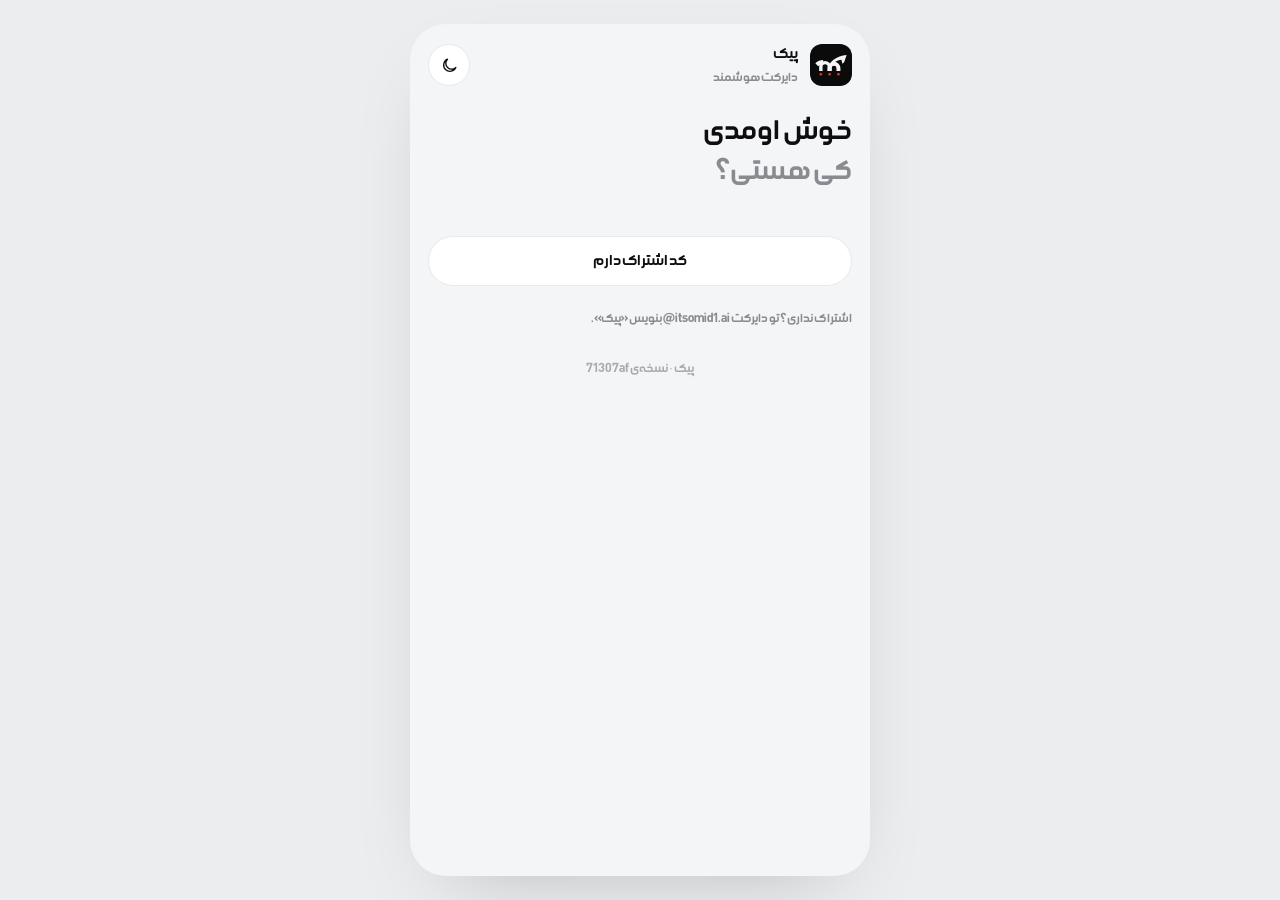
<file: index.html>
<!doctype html>
<html lang="fa" dir="rtl">
<head>
<meta charset="utf-8">
<meta name="paik-build" content="71307afa41">
<meta http-equiv="Content-Security-Policy" content="default-src 'none'; script-src 'self'; style-src 'self'; font-src 'self'; img-src 'self' https://*.cdninstagram.com https://*.fbcdn.net https://zernio.com https://*.zernio.com; connect-src 'self' https://zernio.com https://api.github.com https://*.r2.cloudflarestorage.com; media-src blob:; manifest-src 'self'; base-uri 'none'; form-action 'none'; object-src 'none'; require-trusted-types-for 'script'; trusted-types 'none'; upgrade-insecure-requests">
<meta name="referrer" content="no-referrer">
<meta name="viewport" content="width=device-width,initial-scale=1,viewport-fit=cover">
<meta name="robots" content="noindex">
<meta name="theme-color" content="#F4F5F6">
<title>پیک · دایرکت هوشمند</title>
<link rel="manifest" href="manifest.webmanifest?v=a2101781ec">
<link rel="icon" href="icon.svg?v=a2101781ec" type="image/svg+xml">
<link rel="apple-touch-icon" sizes="180x180" href="apple-touch-icon.png?v=a2101781ec">
<meta name="apple-mobile-web-app-title" content="پیک">
<link rel="stylesheet" href="style.css?v=622c57f3c3">
</head>
<body>
<main class="app">
<section class="screen" id="s-lock">
<header class="head"><img class="av logo" src="icon.svg?v=a2101781ec" alt="پیک" width="42" height="42"><p class="who"><b>پیک</b><span>دایرکت هوشمند</span></p><button class="iconbtn themebtn" type="button" data-theme-btn></button></header>
<h1 class="t2">خوش اومدی<span>کی هستی؟</span></h1>
<p class="banner warn" id="inapp" hidden>این صفحه تو مرورگر داخل اینستاگرام باز شده و ممکنه اطلاعاتت پاک بشه. از منوی ⋯ بزن «Open in browser».</p>
<div class="list" id="profiles"></div>
<div class="card" id="unlockBox" hidden>
<p class="eyebrow" id="unlockName"></p>
<label class="f"><span>رمزت</span><input class="inp" type="password" id="unlockPass" autocomplete="current-password"></label>
<p class="err" id="unlockErr" hidden></p>
<label class="remember"><input type="checkbox" id="unlockRemember" checked> رو این گوشی یادم بمون (دیگه رمز نمی‌خواد تا «قفل» رو بزنی)</label>
<div class="dice"><button class="btn acc" type="button" id="unlockGo">ورود</button><button class="btn line" type="button" id="unlockForget">حذف از این گوشی</button></div>
</div>
<div class="card" id="moveIn" hidden>
<p><b>پیک رو از صفحه‌ی اصلی گوشی باز کردی</b></p>
<p class="small muted">آیفون حافظه‌ی این آیکون رو از سافاری جدا نگه می‌داره. تو سافاری، تو پیک، دکمه‌ی «کپی پروفایل برای آیکون» رو بزن و اینجا بچسبون. پروفایل با رمز خودت قفله.</p>
<textarea class="inp ltr" id="moveText" rows="3" spellcheck="false" placeholder="{&quot;paikBackup&quot;:1,…}"></textarea>
<p class="err" id="moveErr" hidden></p>
<button class="btn ink wide" type="button" id="moveGo">بیار</button>
</div>
<button class="btn line wide" type="button" id="haveCode">کد اشتراک دارم</button>
<p class="small muted">اشتراک نداری؟ تو دایرکت <bdi>@itsomid1.ai</bdi> بنویس «پیک».</p>
<p class="small muted build" data-build></p>
</section>
<section class="screen" id="s-activate" hidden>
<h1 class="t2" id="actTitle">سلام<span>بیا راهش بندازیم</span></h1>
<p class="banner acc" id="actWho"></p>
<p class="banner" id="actPart" hidden></p>
<div class="card" id="actOut" hidden>
<p><b>اول اینو تو مرورگر گوشیت باز کن</b></p>
<p class="small muted">الان داخل اینستاگرامی. اگه همین‌جا فعالش کنی، پیک فقط داخل اینستاگرام کار می‌کنه و با بسته شدنش ممکنه پاک بشه.</p>
<a class="btn acc wide" id="actOpenOut" rel="noopener noreferrer">باز کردن تو مرورگر</a>
<button class="btn line wide" type="button" id="actCopyLink">کپی لینک</button>
<p class="small muted" id="actOutHint"></p>
<button class="btn line wide" type="button" id="actStay">نه، همین‌جا ادامه می‌دم</button>
</div>
<label class="f" id="codeBox" hidden><span>کد اشتراکت (از دایرکت)</span><textarea class="inp ltr" id="actCode" rows="3" spellcheck="false" placeholder="PK1..."></textarea></label>
<p class="err" id="actErr" hidden></p>
<div class="card" id="actRenew" hidden>
<p>این پیج از قبل رو همین گوشیه. اشتراکش با همین کد تمدید می‌شه؛ ربات‌هات دست نمی‌خورن.</p>
<label class="f"><span>رمزت</span><input class="inp" type="password" id="actRenPass" autocomplete="current-password"></label>
<button class="btn acc wide" type="button" id="actRenGo">تمدید کن</button>
</div>
<div id="actNew" class="stack">
<div class="card">
<ol class="guide">
<li><span>تو <a href="https://zernio.com" target="_blank" rel="noopener noreferrer">zernio.com</a> ثبت‌نام کن. رایگانه و کارت بانکی نمی‌خواد. پیک از راه همین سرویس رسمی به اینستاگرامت وصل می‌شه.</span></li>
<li><span>اونجا «Connect account» ← Instagram رو بزن و با اینستاگرامت وارد شو. همه‌ی دسترسی‌ها رو تأیید کن، مخصوصاً پیام‌ها و کامنت‌ها. پیجت باید حرفه‌ای باشه (Creator یا Business).</span></li>
<li><span>از منو برو «API Keys» ← «Create key». کلید فقط یه بار نشون داده می‌شه؛ کپیش کن و پایین همین صفحه بچسبون. این کلید مثل رمزه: جای دیگه‌ای نذارش.</span></li>
<li><span>یه رمز برای این گوشی بذار. کلیدت با همین رمز قفل می‌شه و فقط روی گوشی خودت می‌مونه؛ نه ما می‌بینیمش، نه هیچ‌کس دیگه.</span></li>
</ol>
</div>
<label class="f"><span>کلید Zernio</span><input class="inp ltr" type="password" id="actKey" autocomplete="off" spellcheck="false" placeholder="sk_..."></label>
<button class="btn ink wide" type="button" id="actTest">وصلش کن</button>
<p class="ok" id="actOk" hidden></p>
<div class="card" id="actSave" hidden>
<label class="f"><span>اسم این پروفایل</span><input class="inp" type="text" id="actName" maxlength="24"></label>
<label class="f"><span>رمز این گوشی (حداقل ۸ حرف)</span><input class="inp" type="password" id="actPass" autocomplete="new-password"></label>
<label class="f"><span>تکرار رمز</span><input class="inp" type="password" id="actPass2" autocomplete="new-password"></label>
<div class="terms">
<p class="eyebrow">قبل از شروع، چند تا قرار ساده</p>
<ul class="news">
<li>پیک یه دستیاره؛ متن پیام‌ها و کاری که با پیجت می‌کنی انتخاب خودته. قوانین اینستاگرام رو رعایت کن تا پیجت سالم بمونه.</li>
<li>پیک از راه سرویس رسمی Zernio به اینستاگرام وصله. اگه اینستاگرام یا Zernio چیزی رو عوض کنن یا موقتاً قطع بشن، ممکنه یه بخش برای مدتی کار نکنه؛ ما سریع درستش می‌کنیم.</li>
<li>پیک جلوی کارهای پرخطر رو می‌گیره («سلامت پیج»)، ولی هیچ ابزاری نمی‌تونه قول بده اینستاگرام هیچ‌وقت محدودیت نذاره.</li>
<li>کلید Zernio و رمزت فقط روی گوشی خودته و ما نمی‌بینیمشون. اگه رمز یادت رفت، با همون کد اشتراک دوباره فعالش می‌کنی.</li>
<li>هر اشتراک برای یه پیج و یه ساله و به پیج دیگه منتقل نمی‌شه. تمدید از ۳ روز آخر باز می‌شه.</li>
</ul>
<a class="small" href="terms.html" target="_blank" rel="noopener noreferrer">متن کامل شرایط</a>
</div>
<label class="remember"><input type="checkbox" id="actAgree"> خوندم و قبول دارم</label>
<label class="remember"><input type="checkbox" id="actRemember" checked> رو این گوشی یادم بمون</label>
<button class="btn acc wide" type="button" id="actGo">شروع کن <span class="arr">←</span></button>
</div>
</div>
<button class="btn line wide" type="button" id="actBack">برگشت</button>
</section>
<section class="screen" id="s-expired" hidden>
<h1 class="t2">اشتراکت تموم شده<span>با یه کد تازه ادامه بده</span></h1>
<p class="banner">ربات‌هایی که ساختی هنوز کار می‌کنن، ولی برای ساختن و تغییر دادن، تمدید لازمه. تو دایرکت <bdi>@itsomid1.ai</bdi> بنویس «تمدید».</p>
<label class="f"><span>کد تازه</span><textarea class="inp ltr" id="renCode" rows="3" spellcheck="false"></textarea></label>
<label class="f"><span>رمزت</span><input class="inp" type="password" id="renPass" autocomplete="current-password"></label>
<p class="err" id="renErr" hidden></p>
<button class="btn acc wide" type="button" id="renGo">تمدید کن</button>
<button class="btn line wide" type="button" data-lock>خروج</button>
</section>
<section class="screen" id="home" hidden>
<header class="head">
<span class="av" id="hAv">ا</span>
<p class="who"><b id="hHello">سلام</b><span id="hUser"></span></p>
<button class="iconbtn themebtn" type="button" data-theme-btn></button>
<button class="iconbtn" type="button" aria-label="قفل" data-lock data-icon="lock"></button>
</header>
<p class="banner warn" id="renewBanner" hidden></p>
<div class="banner a2hs" id="a2hs" hidden><span id="a2hsText"></span><button class="iconbtn" type="button" id="a2hsClose" aria-label="بستن">×</button></div>
<h1 class="t2">رو کدوم ریلز<span>پیک بذاریم؟</span></h1>
<div class="fan" id="fan" role="listbox" aria-label="ریلزهای تو"></div>
<p class="fan-hint" id="fanHint">در حال خوندن ریلزها…</p>
<article class="today">
<p class="eyebrow">امروز پیک برات</p>
<p class="big" id="todayLine">…</p>
<div class="funnel" id="funnel"></div>
</article>
<button class="today refer-mini" type="button" id="refer" data-go="refs" hidden>
<span class="eyebrow">رفیقا · رفیقات رو بیار، روز هدیه بگیر</span>
<span class="big">کد تو: <b id="refMiniCode"></b></span>
<span class="small muted" id="refMiniLine"></span>
</button>
<div class="row between"><h2 class="t3">ابزارها <span>همه یه‌جا</span></h2></div>
<div class="feats" id="feats"></div>
<p class="small muted build" data-build></p>
</section>
<section class="screen" id="bots" hidden>
<h1 class="t2">ربات‌هات<span>همه‌شون یه‌جا</span></h1>
<div class="card list" id="botList"><p class="empty">در حال خوندن…</p></div>
<button class="btn acc wide" type="button" id="newBot">ربات تازه بساز <span class="arr">←</span></button>
</section>
<section class="screen" id="build" hidden>
<div class="row between">
<button class="iconbtn" type="button" aria-label="برگشت" data-go="home" data-icon="back"></button>
<span class="pill" id="bType"></span>
</div>
<div class="tool-hero" id="bHero">
<span class="tool-ic" id="bIc"></span>
<div class="tool-txt"><h1 class="t2" id="bTitle"></h1><p class="small" id="bTag"></p></div>
</div>
<ol class="flow3" id="bFlow"></ol>
<div class="card tip" id="liveTip" hidden><p><b>● زنده</b> این ربات فقط وقتی لایوی کار می‌کنه. قبل از شروع لایو روشنش کن و وسط لایو چند بار بگو «کلمه رو تو کامنت بنویس». بعد از لایو از «ربات‌ها» خاموشش کن.</p></div>
<div class="tabs" id="bScope" hidden></div>
<div class="list posts" id="bReels" hidden></div>
<div class="card" id="bFind" hidden>
<label class="f"><span>ریلزت تو این فهرست نیست؟ لینکش رو بچسبون</span><input class="inp ltr" type="url" id="bLink" placeholder="https://www.instagram.com/reel/..." spellcheck="false"></label>
<button class="btn line wide" type="button" id="bFindGo">پیداش کن</button>
<p class="small muted" id="bFindMsg"></p>
</div>
<div class="chips" id="goals" aria-label="هدف"></div>
<label class="f" id="kwBox"><span>کلمه‌ای که باید بنویسن</span><input class="inp" type="text" id="bKw" maxlength="80" placeholder="مثلاً ۳ یا آهن‌ربا"><span class="small muted">هر جور بنویسن می‌گیره: آ یا ا، با فاصله یا بی‌فاصله، ی و ک عربی، عدد فارسی یا انگلیسی. شکل انگلیسیش رو هم با «،» اضافه کن؛ مثلاً: آهن‌ربا، ahanroba</span></label>
<div class="kwrow" id="kwHint"></div>
<div class="chips" id="kwSug" aria-label="کلمه‌های پیشنهادی"></div>
<div class="card" id="formBox" hidden>
<p class="eyebrow">چی می‌خوای جمع کنی؟</p>
<div class="chips" id="formKind" aria-label="نوع جواب"></div>
<label class="f"><span>پیام تشکر بعد از جواب</span><input class="inp" type="text" id="bThanks" maxlength="200"></label>
<p class="small muted" id="formNote"></p>
</div>
<div class="card" id="storyCap" hidden>
<p class="eyebrow">متن پیشنهادی روی خود استوری</p>
<p class="big" id="storyCapText"></p>
<button class="btn line sm" type="button" id="storyCapCopy">کپی متن</button>
</div>
<label class="f"><span>متن پیام <em class="small muted">(خودت بنویس، یا از پیشنهادها استفاده کن)</em></span><textarea class="inp" id="bText" rows="6"></textarea></label>
<div class="rw">
<span class="small muted">✨ اصلاح متن خودت با لحن:</span>
<div class="chips" id="rwTones" aria-label="اصلاح با لحن"></div>
<button class="btn line sm" type="button" id="rwUndo" hidden>برگردون متن خودم</button>
</div>
<span class="small muted">یا یه متن آماده با لحن:</span>
<div class="chips" id="tones" aria-label="لحن"></div>
<div class="dice"><button class="btn ink" type="button" id="dice"><span data-icon="dice"></span> یه متن دیگه</button><button class="btn line" type="button" id="testBtn">تستش کن</button></div>
<div class="card" id="toggles"></div>
<div class="card stack" id="gateBox" hidden>
<p class="eyebrow">پیام شرط فالو</p>
<label class="f"><span>برای کسی که هنوز فالو نکرده</span><textarea class="inp msgbox" id="bGateMsg" rows="3"></textarea></label>
<label class="f"><span>متن دکمه (حداکثر ۲۰ حرف)</span><input class="inp" type="text" id="bGateBtn" maxlength="20"></label>
<label class="f"><span>اگه دکمه رو زد ولی فالو نکرده بود</span><textarea class="inp msgbox" id="bGateNo" rows="2"></textarea></label>
</div>
<div class="card" id="linkBox" hidden>
<label class="f"><span>لینک</span><input class="inp ltr" type="url" id="bUrl" placeholder="https://..."></label>
<label class="f"><span>متن دکمه</span><input class="inp" type="text" id="bBtn" maxlength="20" placeholder="دریافت PDF"></label>
</div>
<div class="card" id="mediaBox">
<label class="f"><span>ویس، عکس یا ویدیو (اختیاری؛ پیام می‌تونه فقط همین باشه)</span><input class="inp ltr" type="url" id="bMedia" placeholder="https://…/video.mp4"></label>
<label class="f"><span>نوع فایل</span><select class="inp" id="bMediaType"><option value="">بدون فایل</option><option value="image">عکس</option><option value="video">ویدیو</option><option value="audio">صدا</option><option value="file">فایل</option></select></label>
<button class="btn line" type="button" id="bMediaUp">آپلود ویس، عکس یا ویدیو از گوشی</button>
<label class="remember"><input type="checkbox" id="bFirst" checked> اول فایل بره: عکس یا پیش‌نمایش ویدیو بالای پیام، بدون اینکه طرف جواب بده</label>
<p class="small muted">یا لینک مستقیم فایل بذار. صدا فقط با لینک. روی کامنت، اینستاگرام گاهی فایل رو تا وقتی طرف یه جواب نداده نمی‌فرسته؛ متن همیشه می‌ره.</p>
</div>
<div class="card" id="replyBox">
<div class="tog"><p><span>جواب زیر کامنت</span><br><span class="small muted" id="replySub"></span></p><span class="sw" id="replySw" role="switch" tabindex="0" aria-label="جواب زیر کامنت"></span></div>
<div class="replies" id="replyList"></div>
<div class="dice" id="replyBtns"><button class="btn line" type="button" id="replyAdd">+ یه جواب دیگه</button><button class="btn line" type="button" id="replySuggest">پیشنهاد بده</button></div>
</div>
<p class="preview-note">پیش‌نمایش؛ همون چیزی که اونور می‌بینن</p>
<div class="convo" id="convo"></div>
<div class="card health">
<div class="row between"><span class="eyebrow">سلامت پیج</span><span class="pill" id="hNote"></span></div>
<div class="row between"><b class="score" id="hScore">۰</b><span class="small muted" id="hWhy"></span></div>
<div class="meter"><i id="hBar"></i></div>
</div>
<button class="btn acc wide" type="button" id="goLive">روشنش کن <span class="arr">←</span></button>
</section>
<section class="screen" id="cal" hidden>
<h1 class="t2">تقویم کار<span>هر روز چقدر جواب داد</span></h1>
<div class="cal">
<div class="mh"><b id="mName"></b><div class="nav"><button type="button" id="mPrev" aria-label="ماه قبل">›</button><button type="button" id="mNext" aria-label="ماه بعد">‹</button></div></div>
<div class="wk"><span>ش</span><span>ی</span><span>د</span><span>س</span><span>چ</span><span>پ</span><span>ج</span></div>
<div class="days" id="days"></div>
</div>
<article class="daycard" id="dayCard"></article>
</section>
<section class="screen" id="pub" hidden>
<h1 class="t2">زمان‌بندی انتشار<span>ریلز و استوری، سر ساعت</span></h1>
<div class="card list" id="pubList"><p class="empty">در حال خوندن…</p></div>
<div class="card" id="pubForm">
<div class="tabs" id="pubType"></div>
<label class="f"><span>فایل (عکس یا ویدیو)</span><input class="inp" type="file" id="pubFile" accept="image/*,video/*"></label>
<label class="f"><span>کپشن</span><textarea class="inp" id="pubCap" rows="3"></textarea></label>
<label class="f"><span>کی منتشر بشه</span><input class="inp ltr" type="datetime-local" id="pubAt"></label>
<p class="err" id="pubErr" hidden></p>
<button class="btn ink wide" type="button" id="pubGo">بذارش تو صف</button>
</div>
</section>
<section class="screen" id="stats" hidden>
<h1 class="t2">آمار پیج<span>۳۰ روز اخیر</span></h1>
<div class="stats3" id="statBoxes"></div>
<div class="card list" id="topReels"></div>
</section>
<section class="screen" id="ment" hidden>
<h1 class="t2">منشن‌یاب<span>کی کجا ازت اسم برد</span></h1>
<div class="card" id="thanksBox"></div>
<div class="card list" id="mentList"><p class="empty">در حال خوندن…</p></div>
</section>
<section class="screen" id="refs" hidden>
<h1 class="t2">رفیقا<span>کد تو، رفیقات، روزهای هدیه</span></h1>
<article class="today">
<p class="eyebrow">کد تخفیف تو (برای رفیقات)</p>
<p class="refcode" id="refCode">…</p>
<p class="small muted" id="refHow"></p>
<div class="dice"><button class="btn acc" type="button" id="refShare">دعوت رفیق</button><button class="btn line" type="button" id="refCopy">کپی کد</button></div>
</article>
<div class="stats3" id="refStats"></div>
<div class="card list" id="friends"></div>
<div class="card">
<p class="eyebrow">چطوری کار می‌کنه</p>
<div class="step"><span class="n">۱</span><p>کدت رو با «دعوت رفیق» برای رفیقت بفرست.</p></div>
<div class="step"><span class="n">۲</span><p>رفیقت موقع خرید پیک، تو دایرکت کدت رو می‌نویسه و ۱۰٪ تخفیف می‌گیره.</p></div>
<div class="step"><span class="n">۳</span><p>خریدش که تأیید شد، ۱۵ روز به اشتراک تو اضافه می‌شه و اسمش همین‌جا میاد.</p></div>
</div>
<div class="card">
<p class="eyebrow">یه راه دیگه برای روز هدیه</p>
<div class="tog"><p><span>امضای «⚡ با پیک» زیر پیام ربات‌هام</span><br><span class="small muted" id="sigNote"></span></p><span class="sw" role="switch" tabindex="0" id="sigSw" aria-label="امضای با پیک"></span></div>
</div>
</section>
<section class="screen" id="part" hidden>
<h1 class="t2">همکاری<span>کد تو، فروش‌ها، درآمد، تسویه</span></h1>
<div class="card" id="partIntro" hidden>
<p class="eyebrow">خوش اومدی به تیم پیک 🤝</p>
<div class="step"><span class="n">۱</span><p>کدت رو با «فرستادن کد» برای مخاطب‌هات بفرست. هر کی موقع خرید پیک کدت رو تو دایرکت بنویسه، تخفیف می‌گیره.</p></div>
<div class="step"><span class="n">۲</span><p>خریدش که تأیید شد، همین‌جا میاد و سهمت به «مونده‌ی حساب» اضافه می‌شه. تو دایرکت هم خبرت می‌کنیم.</p></div>
<div class="step"><span class="n">۳</span><p>هر وقت خواستی، شماره کارتت رو بنویس و «درخواست تسویه» رو بزن. تا ۲۴ ساعت واریز می‌شه و حسابت صفر می‌شه.</p></div>
<p class="small muted">ربات‌های دایرکت پیج خودت هم تو بقیه‌ی بخش‌های منوی پایینه؛ مثل هر مشتری پیک.</p>
<button class="btn acc wide" type="button" id="partIntroOk">فهمیدم</button>
</div>
<article class="today">
<p class="eyebrow">کد تخفیف تو</p>
<p class="refcode" id="partCode">…</p>
<p class="small muted" id="partHow"></p>
<div class="dice"><button class="btn acc" type="button" id="partShare">فرستادن کد</button><button class="btn line" type="button" id="partCopy">کپی کد</button></div>
</article>
<div class="stats3" id="partStats"></div>
<div class="card">
<p class="eyebrow">تسویه حساب</p>
<p><b id="partDue"></b></p>
<p class="small muted" id="partMoney"></p>
<label class="f"><span>شماره کارت (یا شبا) برای واریز</span><input class="inp ltr" type="text" id="partCard" inputmode="numeric" autocomplete="off" spellcheck="false" maxlength="34" placeholder="6037 ...."></label>
<p class="err" id="partErr" hidden></p>
<a class="btn acc wide" id="partReq" href="https://ig.me/m/itsomid1.ai" target="_blank" rel="noopener noreferrer">درخواست تسویه</a>
<p class="small muted">با زدنش متن درخواست کپی می‌شه و دایرکت <bdi>@itsomid1.ai</bdi> باز می‌شه؛ بچسبونش و بفرست.</p>
<p class="banner" id="partReqState" hidden></p>
<div id="partReqOut" hidden>
<pre class="small" id="partReqText"></pre>
<button class="btn line wide" type="button" id="partReqCopy">کپی دوباره‌ی متن</button>
</div>
</div>
<div class="card list" id="partSales"></div>
<div class="card list" id="partPays"></div>
<p class="small muted" id="partUpdated"></p>
<button class="btn line wide" type="button" id="partRefresh">به‌روز کن</button>
</section>
</main>
<nav class="dock" id="dock" aria-label="بخش‌ها" hidden></nav>
<div class="sheet" id="sheet" hidden>
<div class="in" role="dialog" aria-label="تست ربات">
<h2 class="t3">تست، قبل از اعلام<span> · سه قدم</span></h2>
<div class="step"><span class="n">۱</span><p>با یه اکانت دیگه (نه خود پیجت) کلمه رو بفرست: <b class="kw" id="sKw"></b></p></div>
<div class="step"><span class="n">۲</span><p>پیک می‌بینه و جواب می‌ده. اگه فالو نیست، پیام تو «درخواست‌ها»ست.</p></div>
<div class="step"><span class="n">۳</span><p>بعد تو «ربات‌ها» گزارشش رو ببین.</p></div>
<button class="btn line wide" type="button" id="sheetClose" data-close>فهمیدم</button>
</div>
</div>
<div class="sheet" id="pickSheet" hidden>
<div class="in" role="dialog" aria-label="ابزار تازه">
<h2 class="t3">کدوم ابزار؟<span> · هر کدوم برای یه کار</span></h2>
<div class="tools" id="pickList"></div>
<button class="btn line wide" type="button" id="pickClose" data-close>بستن</button>
</div>
</div>
<div class="sheet" id="resSheet" hidden>
<div class="in" role="dialog" aria-label="نتیجه‌ها">
<h2 class="t3" id="resTitle"></h2>
<p class="small muted" id="resSub"></p>
<div class="list" id="resList"></div>
<div class="dice" id="resActs"></div>
<button class="btn line wide" type="button" id="resClose" data-close>بستن</button>
</div>
</div>
<div class="sheet" id="termsSheet" data-stay hidden>
<div class="in-sheet" role="dialog" aria-label="شرایط تازه">
<h2 class="t3">شرایط پیک به‌روز شده</h2>
<ul class="news">
<li>پیک یه دستیاره؛ متن پیام‌ها و کاری که با پیجت می‌کنی انتخاب خودته. قوانین اینستاگرام رو رعایت کن تا پیجت سالم بمونه.</li>
<li>پیک از راه سرویس رسمی Zernio به اینستاگرام وصله. اگه اینستاگرام یا Zernio چیزی رو عوض کنن یا موقتاً قطع بشن، ممکنه یه بخش برای مدتی کار نکنه؛ ما سریع درستش می‌کنیم.</li>
<li>پیک جلوی کارهای پرخطر رو می‌گیره («سلامت پیج»)، ولی هیچ ابزاری نمی‌تونه قول بده اینستاگرام هیچ‌وقت محدودیت نذاره.</li>
<li>کلید Zernio و رمزت فقط روی گوشی خودته و ما نمی‌بینیمشون. اگه رمز یادت رفت، با همون کد اشتراک دوباره فعالش می‌کنی.</li>
<li>هر اشتراک برای یه پیج و یه ساله و به پیج دیگه منتقل نمی‌شه. تمدید از ۳ روز آخر باز می‌شه.</li>
</ul>
<a class="small" href="terms.html" target="_blank" rel="noopener noreferrer">متن کامل شرایط</a>
<button class="btn acc wide" type="button" id="termsOk">خوندم و قبول دارم</button>
</div>
</div>
<div class="sheet" id="newsSheet" hidden>
<div class="in-sheet" role="dialog" aria-label="تازه‌های پیک">
<h2 class="t3">تازه‌های پیک ✨</h2>
<ul class="news" id="newsList"></ul>
<button class="btn acc wide" type="button" id="newsOk" data-close>دیدم</button>
</div>
</div>
<p class="toast" id="toast" hidden></p>
<script src="p.js?v=211600ad3b"></script>
</body>
</html>
</file>
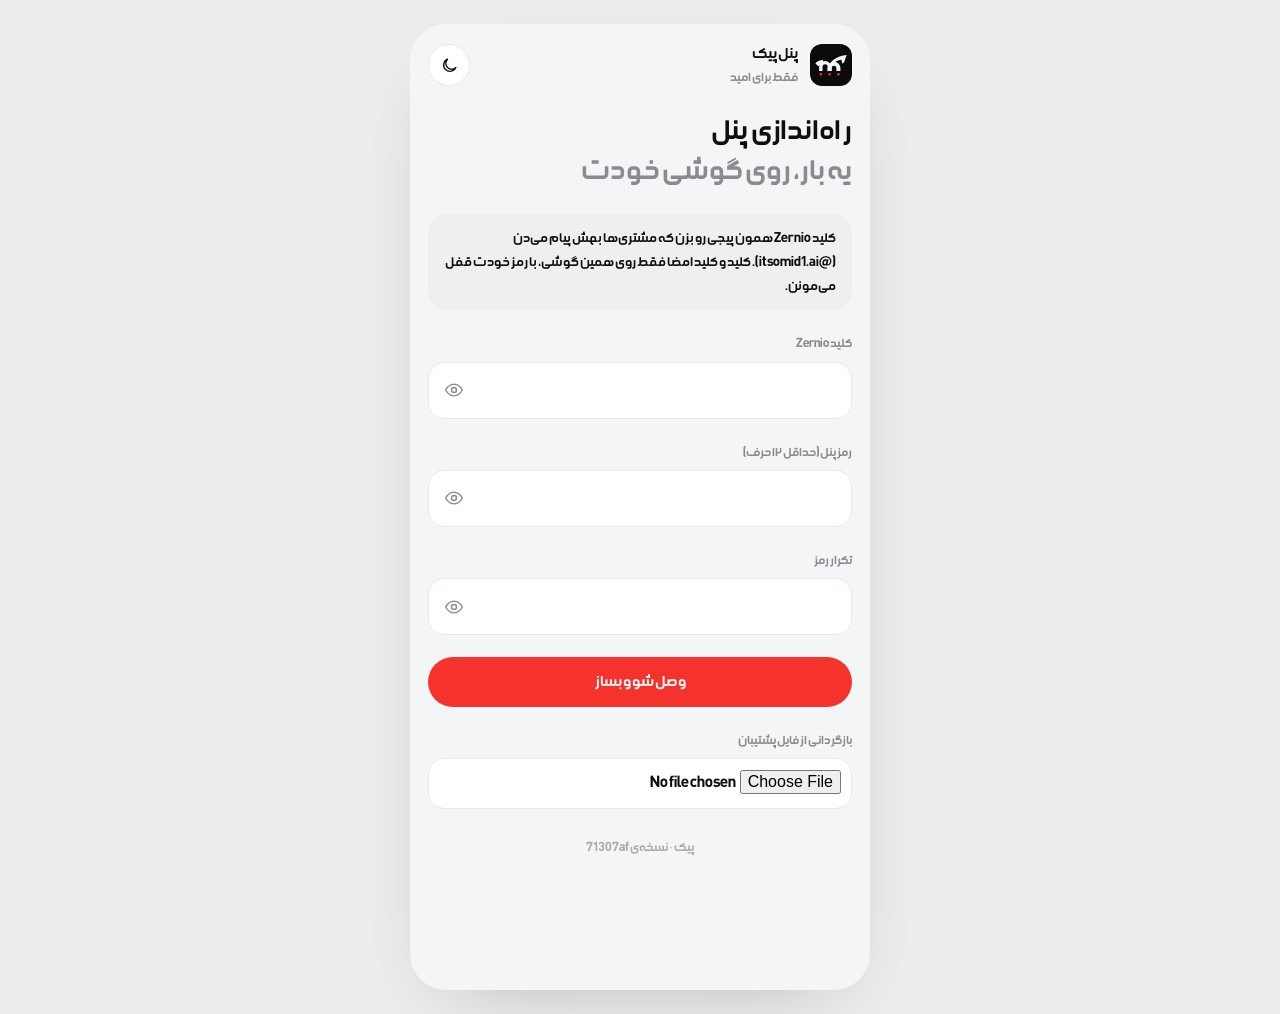
<file: admin.html>
<!doctype html>
<html lang="fa" dir="rtl">
<head>
<meta charset="utf-8">
<meta name="paik-build" content="71307afa41">
<meta http-equiv="Content-Security-Policy" content="default-src 'none'; script-src 'self'; style-src 'self'; font-src 'self'; img-src 'self' https://*.cdninstagram.com https://*.fbcdn.net https://zernio.com https://*.zernio.com; connect-src 'self' https://zernio.com https://api.github.com; base-uri 'none'; form-action 'none'; object-src 'none'; require-trusted-types-for 'script'; trusted-types 'none'; upgrade-insecure-requests">
<meta name="referrer" content="no-referrer">
<meta name="viewport" content="width=device-width,initial-scale=1,viewport-fit=cover">
<meta name="robots" content="noindex,nofollow">
<meta name="theme-color" content="#F4F5F6">
<title>پیک · پنل امید</title>
<link rel="icon" href="icon.svg?v=a2101781ec" type="image/svg+xml">
<link rel="apple-touch-icon" sizes="180x180" href="apple-touch-icon.png?v=a2101781ec">
<link rel="stylesheet" href="style.css?v=622c57f3c3">
</head>
<body>
<main class="app">
<section class="screen" id="a-lock">
<header class="head"><img class="av logo" src="icon.svg?v=a2101781ec" alt="پیک" width="42" height="42"><p class="who"><b>پنل پیک</b><span>فقط برای امید</span></p><button class="iconbtn themebtn" type="button" data-theme-btn></button></header>
<div class="stack" id="aOpen" hidden>
<h1 class="t2">سلام امید<span>رمز پنل رو بزن</span></h1>
<label class="f"><span>رمز پنل</span><input class="inp" type="password" id="aPass" autocomplete="current-password"></label>
<p class="err" id="aErr" hidden></p>
<label class="remember"><input type="checkbox" id="aRemember" checked> رو این گوشی یادم بمون (تا «قفل» رو بزنی)</label>
<button class="btn acc wide" type="button" id="aGo">ورود</button>
</div>
<div class="stack" id="aSetup" hidden>
<h1 class="t2">راه‌اندازی پنل<span>یه بار، روی گوشی خودت</span></h1>
<p class="banner">کلید Zernio همون پیجی رو بزن که مشتری‌ها بهش پیام می‌دن (@itsomid1.ai). کلید و کلید امضا فقط روی همین گوشی، با رمز خودت قفل می‌مونن.</p>
<label class="f"><span>کلید Zernio</span><input class="inp ltr" type="password" id="sKey" autocomplete="off" spellcheck="false"></label>
<label class="f"><span>رمز پنل (حداقل ۱۲ حرف)</span><input class="inp" type="password" id="sPass" autocomplete="new-password"></label>
<label class="f"><span>تکرار رمز</span><input class="inp" type="password" id="sPass2" autocomplete="new-password"></label>
<p class="err" id="sErr" hidden></p>
<button class="btn acc wide" type="button" id="sGo">وصل شو و بساز</button>
</div>
<label class="f"><span>بازگردانی از فایل پشتیبان</span><input class="inp" type="file" id="aRestore" accept="application/json,.json"></label>
<p class="small muted build" data-build></p>
</section>
<section class="screen" id="a-main" hidden>
<header class="head">
<span class="av" id="mAv">ا</span>
<p class="who"><b>پنل پیک</b><span id="mUser"></span></p>
<button class="iconbtn themebtn" type="button" data-theme-btn></button>
<button class="iconbtn" type="button" aria-label="قفل" id="mLock" data-icon="lock"></button>
</header>
<p class="banner warn" id="mKeyWarn" hidden></p>
<p class="banner warn" id="mCapWarn" hidden></p>
<div class="tabs" id="mTabs"></div>
<div class="stack" id="t-sales">
<h1 class="t2">رسیدهای تازه<span>فقط کسایی که عکس رسید فرستادن</span></h1>
<p class="banner warn" id="botOff" hidden></p>
<div class="card list" id="convList"><p class="empty">در حال خوندن…</p></div>
<div class="dice"><button class="btn line" type="button" id="convMore">دوباره بخون</button><button class="btn line" type="button" id="convAll">همه‌ی گفتگوها (دستی)</button></div>
<div class="stack" id="leadBox" hidden>
<h2 class="t3">در مسیر خرید <span id="leadCount"></span><span> · «پیک» فرستادن یا کامنت کردن، هنوز رسید ندادن</span></h2>
<div class="card list" id="leadList"></div>
</div>
</div>
<div class="stack" id="t-bot" hidden>
<h1 class="t2">ربات فروش<span>از «پیک» تا رسید، خودکار</span></h1>
<div class="card">
<p class="small muted">کسی که «پیک» رو دایرکت کنه یا زیر یکی از پست‌هات کامنت کنه (یا برای تمدید «تمدید» رو دایرکت کنه)، این مراحل رو می‌ره: قیمت و شماره کارت ← عکس رسید ← آیدی پیج. بعد تو «رسیدها» میاد که تأییدش کنی.</p>
<p class="pill" id="sbStatus">خاموش</p>
<p class="small" id="sbUsage"></p>
<div class="meter"><i id="sbBar"></i></div>
</div>
<div class="card">
<label class="f"><span>شماره کارت</span><input class="inp ltr" type="text" id="sbCard" inputmode="numeric" maxlength="24" placeholder="6037 ...."></label>
<label class="f"><span>به نام</span><input class="inp" type="text" id="sbName" maxlength="40"></label>
</div>
<div class="card">
<p class="eyebrow">پکیج‌ها · همه با همه‌ی امکانات</p>
<div class="plans" id="planList"></div>
<button class="btn line wide" type="button" id="planAdd">+ یه پکیج دیگه</button>
<p class="small muted">قیمت به هزار تومان (مثلاً ۹۹۰ یعنی ۹۹۰ هزار تومان). تخفیف هر پکیج خودکار نسبت به اولین پکیج حساب می‌شه. اسم پکیج روی دکمه‌ی دایرکت میاد (حداکثر ۲۰ حرف).</p>
</div>
<div class="card">
<label class="f"><span>پیام اول، برای «پیک»</span><textarea class="inp" id="sbIntro" rows="7"></textarea></label>
<label class="f"><span>پیام اول، برای «تمدید»</span><textarea class="inp" id="sbRenew" rows="6"></textarea></label>
<label class="f"><span>بعد از انتخاب پکیج (مبلغ و کارت)</span><textarea class="inp" id="sbPay" rows="5"></textarea></label>
<label class="f"><span>اگه پکیج رو انتخاب نکرد</span><textarea class="inp" id="sbPick" rows="2"></textarea></label>
<label class="f"><span>اگه به‌جای عکس متن فرستاد</span><textarea class="inp" id="sbNudge" rows="2"></textarea></label>
<label class="f"><span>بعد از رسید (آیدی پیج رو بپرس)</span><textarea class="inp" id="sbAsk" rows="3"></textarea></label>
<label class="f"><span>پیام آخر</span><textarea class="inp" id="sbDone" rows="2"></textarea></label>
<label class="f"><span>«کد تخفیف داری؟» (بعد از انتخاب پکیج، فقط برای خرید اول)</span><textarea class="inp" id="sbRefAsk" rows="4"></textarea></label>
<p class="small muted"><b>{پکیج‌ها}</b> (فهرست پکیج‌ها با قیمت و تخفیف)، <b>{پکیج}</b> و <b>{مبلغ}</b> (پکیجی که انتخاب کرده)، <b>{کارت}</b> و <b>{نام}</b> تو متن‌ها خودکار جایگزین می‌شن.</p>
</div>
<p class="err" id="sbErr" hidden></p>
<button class="btn acc wide" type="button" id="sbGo">ذخیره و روشن کن</button>
<button class="btn line wide" type="button" id="sbOff">خاموش کن</button>
</div>
<div class="stack" id="t-mine" hidden>
<h1 class="t2">پیج خودم<span>همه‌ی ابزارهای پیک، برای پیج خودت</span></h1>
<div class="card">
<p>ربات‌ها، تقویم کار، آمار، انتشار و منشن‌ها رو برای پیج خودت هم داری. با همین کلید Zernio پنل، و همین رمز پنل وارد می‌شی.</p>
<p class="pill" id="mineState"></p>
<p class="err" id="mineErr" hidden></p>
<label class="f" id="minePassBox" hidden><span>رمز پنل (یه بار، برای قفل کردن پروفایل پیج خودت)</span><input class="inp" type="password" id="minePass" autocomplete="current-password"></label>
<button class="btn acc wide" type="button" id="mineGo">فعالش کن</button>
<a class="btn line wide" id="mineOpen" href="./" hidden>برو به پیک پیج خودم <span class="arr">←</span></a>
</div>
</div>
<div class="stack" id="t-issue" hidden>
<h1 class="t2">صدور دستی<span>کد و لینک، بدون دایرکت</span></h1>
<div class="card">
<label class="f"><span>پیج مشتری</span><input class="inp ltr" type="text" id="iPage" placeholder="@page" spellcheck="false"></label>
<label class="f"><span>چند روز</span><input class="inp ltr" type="number" id="iDays" value="365" min="1" max="800"></label>
<p class="small muted" id="iNote"></p>
<p class="err" id="iErr" hidden></p>
<button class="btn ink wide" type="button" id="iGo">بساز</button>
</div>
<div class="card" id="iOut" hidden>
<p class="eyebrow">لینک فعال‌سازی</p>
<p class="code" id="iLink"></p>
<div class="dice"><button class="btn acc" type="button" id="iCopyLink">کپی لینک</button><button class="btn line" type="button" id="iCopyCode">کپی کد</button></div>
</div>
</div>
<div class="stack" id="t-refs" hidden>
<h1 class="t2">معرف‌ها<span>همکارها و هدیه‌ها</span></h1>
<div class="card" id="ghBox">
<p class="eyebrow">دفتر همکارها · گیت‌هاب</p>
<p class="small" id="ghState"></p>
<details class="small muted"><summary>چطوری وصلش کنم؟ (فقط یه بار)</summary>
<p>۱. با همین حساب گیت‌هاب پیک یه مخزن تازه بساز به اسم <b>paik-ledger</b>، <b>Public</b> و خالی. (دفترها رمزگذاری‌شده‌ان؛ عمومی بودن مخزن چیزی رو لو نمی‌ده.)</p>
<p>۲. Settings ← Developer settings ← Personal access tokens ← Fine-grained tokens ← Generate new token.</p>
<p>۳. Repository access: Only select repositories ← paik-ledger. Permissions ← Contents: Read and write. انقضا: یه سال.</p>
<p>۴. توکن رو اینجا بچسبون و «ذخیره و تست» رو بزن. این توکن فقط به همون یه مخزن دسترسی داره، نه به سایت پیک.</p>
</details>
<label class="f"><span>مخزن</span><input class="inp ltr" type="text" id="ghRepo" spellcheck="false"></label>
<label class="f"><span>توکن</span><input class="inp ltr" type="password" id="ghToken" autocomplete="off" spellcheck="false"></label>
<p class="err" id="ghErr" hidden></p>
<div class="dice"><button class="btn ink" type="button" id="ghSave">ذخیره و تست</button><button class="btn line" type="button" id="ghPushAll">به‌روز کردن دفتر همه</button></div>
</div>
<div class="card">
<p class="eyebrow">همکارهای فروش · پورسانت از هر فروش</p>
<p class="small muted">خریدار کد همکار رو تو دایرکت می‌نویسه و ۱۰٪ تخفیف می‌گیره؛ پورسانت از مبلغ واقعی پرداخت‌شده حساب می‌شه. بعد از اضافه یا حذف همکار، تو «ربات فروش» یه بار «ذخیره و روشن کن» رو بزن تا ربات کدش رو بشناسه.</p>
<div class="list" id="affList"></div>
<label class="f"><span>کد همکار (انگلیسی، مثلاً sara)</span><input class="inp ltr" type="text" id="affCode" spellcheck="false" maxlength="30"></label>
<label class="f"><span>اسم همکار</span><input class="inp" type="text" id="affName" maxlength="40"></label>
<label class="f"><span>آیدی اینستاگرامش (اشتراک پیک و بخش «همکاری» روی همین پیج باز می‌شه)</span><input class="inp ltr" type="text" id="affIg" placeholder="@page" spellcheck="false" maxlength="31"></label>
<label class="f"><span>پورسانت (درصد)</span><input class="inp ltr" type="number" id="affRate" value="25" min="1" max="60"></label>
<p class="err" id="affErr" hidden></p>
<button class="btn line wide" type="button" id="affAdd">همکار اضافه کن</button>
</div>
<div class="card" id="payReqs">
<p class="eyebrow">درخواست‌های تسویه</p>
<p class="small muted">همکار از بخش «همکاری» اپ پیک، تو دایرکت پیجت «درخواست تسویه» با شماره کارتش می‌فرسته. واریز که کردی «واریز کردم» رو بزن؛ ثبت می‌شه، حسابش صفر می‌شه و تو دایرکتش خبر می‌ره.</p>
<div class="list" id="payReqList"></div>
</div>
<div class="card">
<p class="eyebrow">هدیه‌ی معرف‌ها · هر خرید با کدشون = ۱۵ روز</p>
<div class="list" id="rewList"></div>
</div>
<div class="card">
<p class="eyebrow">هدیه‌ی امضای «⚡ با پیک» · یه ماه</p>
<label class="f"><span>پیج مشتری</span><input class="inp ltr" type="text" id="sigPage" placeholder="@page" spellcheck="false"></label>
<p class="small muted" id="sigNoteA"></p>
<p class="err" id="sigErr" hidden></p>
<button class="btn ink wide" type="button" id="sigGo">یه ماه هدیه بساز</button>
</div>
<div class="card" id="rOut" hidden>
<p class="eyebrow" id="rTitle">پیام هدیه · برای مشتری بفرست</p>
<p class="small" id="rNote" hidden></p>
<p class="code" id="rText"></p>
<div class="dice"><button class="btn acc" type="button" id="rCopy">کپی پیام + لینک</button><button class="btn line" type="button" id="rCopyLink">کپی لینک</button></div>
</div>
</div>
<div class="stack" id="t-list" hidden>
<h1 class="t2">اشتراک‌ها<span>کی تا کی</span></h1>
<div class="card" id="siteBox">
<p class="eyebrow">سایت مشتری‌های جدید</p>
<p class="t3" id="siteCount"></p>
<div class="meter"><i id="siteBar"></i></div>
<label class="f"><span>آدرس سایت فعلی (مشتری‌های جدید اینجا فعال می‌شن؛ تمدیدها همیشه می‌رن سایت خود مشتری)</span><input class="inp ltr" type="url" id="siteUrl" spellcheck="false"></label>
<button class="btn line wide" type="button" id="siteSave">ذخیره‌ی آدرس</button>
<p class="small muted" id="siteAll"></p>
</div>
<div class="card list" id="licList"></div>
</div>
<div class="stack" id="t-key" hidden>
<h1 class="t2">کلید و پشتیبان<span>مهم‌ترین چیز پنل</span></h1>
<div class="card" id="keyBox"></div>
<div class="card">
<p>از پنل فایل پشتیبان بگیر و یه جای امن نگهش دار (مثلاً Saved Messages تلگرام). قفل‌شده‌ست و بدون رمزت به هیچ دردی نمی‌خوره. اگه این مرورگر پاک بشه و پشتیبان نداشته باشی، کلید امضا از دست می‌ره.</p>
<button class="btn ink wide" type="button" id="kBackup">دانلود فایل پشتیبان</button>
</div>
<button class="btn line wide" type="button" id="kWipe">حذف پنل از این گوشی</button>
<p class="small muted build" data-build></p>
</div>
</section>
</main>
<div class="sheet" id="apSheet" hidden>
<div class="in-sheet" role="dialog" aria-label="تأیید پرداخت">
<h2 class="t3" id="apTitle">تأیید پرداخت</h2>
<p class="small" id="apRef" hidden></p>
<div class="list" id="apMsgs"></div>
<label class="f"><span>پیج مشتری</span><input class="inp ltr" type="text" id="apPage" spellcheck="false"></label>
<label class="f"><span>چند روز</span><input class="inp ltr" type="number" id="apDays" value="365" min="1" max="800"></label>
<label class="f"><span>متن دایرکت</span><textarea class="inp" id="apText" rows="6"></textarea></label>
<button class="btn line wide" type="button" id="apReject" hidden>رسید درست نیست؛ از لیست برش دار</button>
<p class="small muted" id="apNote"></p>
<p class="err" id="apErr" hidden></p>
<div class="card" id="apFallback" hidden>
<p class="small">کد ساخته شد ولی دایرکت نرفت. پیام و لینک رو کپی کن و خودت تو همین گفتگوی اینستاگرام بفرست؛ همون کد کار می‌کنه.</p>
<button class="btn ink wide" type="button" id="apCopy">کپی پیام + لینک</button>
</div>
<div class="dice"><button class="btn acc" type="button" id="apGo">امضا و ارسال</button><button class="btn line" type="button" id="apClose" data-close>انصراف</button></div>
</div>
</div>
<p class="toast" id="toast" hidden></p>
<script src="a.js?v=dbccce61d8"></script>
</body>
</html>
</file>
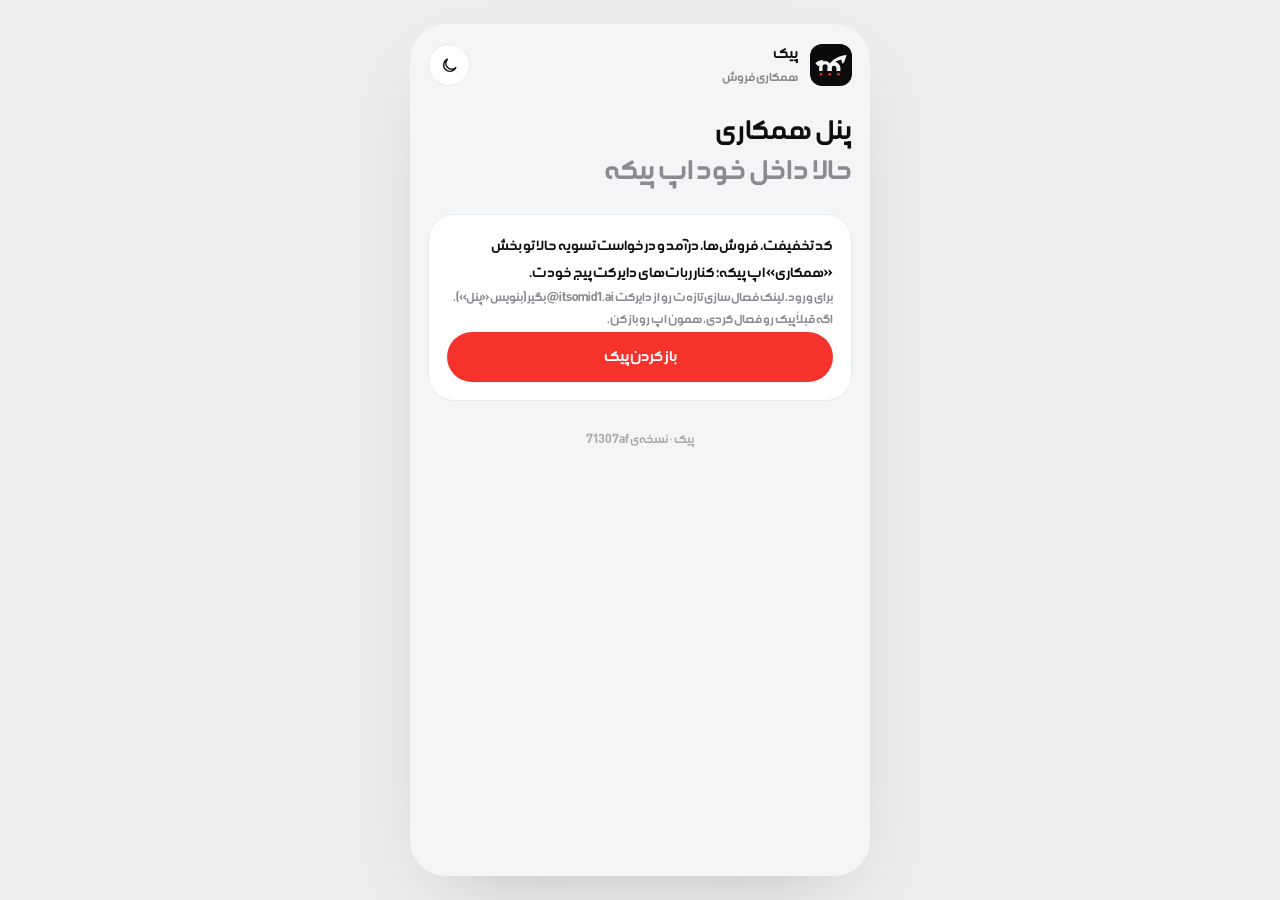
<file: partner.html>
<!doctype html>
<html lang="fa" dir="rtl">
<head>
<meta charset="utf-8">
<meta name="paik-build" content="71307afa41">
<meta http-equiv="Content-Security-Policy" content="default-src 'none'; script-src 'self'; style-src 'self'; font-src 'self'; img-src 'self'; connect-src 'self' https://api.github.com; base-uri 'none'; form-action 'none'; object-src 'none'; require-trusted-types-for 'script'; trusted-types 'none'; upgrade-insecure-requests">
<meta name="referrer" content="no-referrer">
<meta name="viewport" content="width=device-width,initial-scale=1,viewport-fit=cover">
<meta name="robots" content="noindex,nofollow">
<meta name="theme-color" content="#F4F5F6">
<title>پیک · پنل همکاری</title>
<link rel="icon" href="icon.svg?v=a2101781ec" type="image/svg+xml">
<link rel="apple-touch-icon" sizes="180x180" href="apple-touch-icon.png?v=a2101781ec">
<link rel="stylesheet" href="style.css?v=622c57f3c3">
</head>
<body>
<main class="app">
<section class="screen" id="p-lock">
<header class="head"><img class="av logo" src="icon.svg?v=a2101781ec" alt="پیک" width="42" height="42"><p class="who"><b>پیک</b><span>همکاری فروش</span></p><button class="iconbtn themebtn" type="button" data-theme-btn></button></header>
<h1 class="t2">پنل همکاری<span>حالا داخل خود اپ پیکه</span></h1>
<div class="card">
<p>کد تخفیفت، فروش‌ها، درآمد و درخواست تسویه حالا تو بخش «همکاری» اپ پیکه؛ کنار ربات‌های دایرکت پیج خودت.</p>
<p class="small muted">برای ورود، لینک فعال‌سازی تازه‌ت رو از دایرکت <bdi>@itsomid1.ai</bdi> بگیر (بنویس «پنل»). اگه قبلاً پیک رو فعال کردی، همون اپ رو باز کن.</p>
<a class="btn acc wide" href="./">باز کردن پیک</a>
</div>
<p class="small muted build" data-build></p>
</section>
</main>
<p class="toast" id="toast" hidden></p>
<script src="h.js?v=05e9cb3ef2"></script>
</body>
</html>
</file>
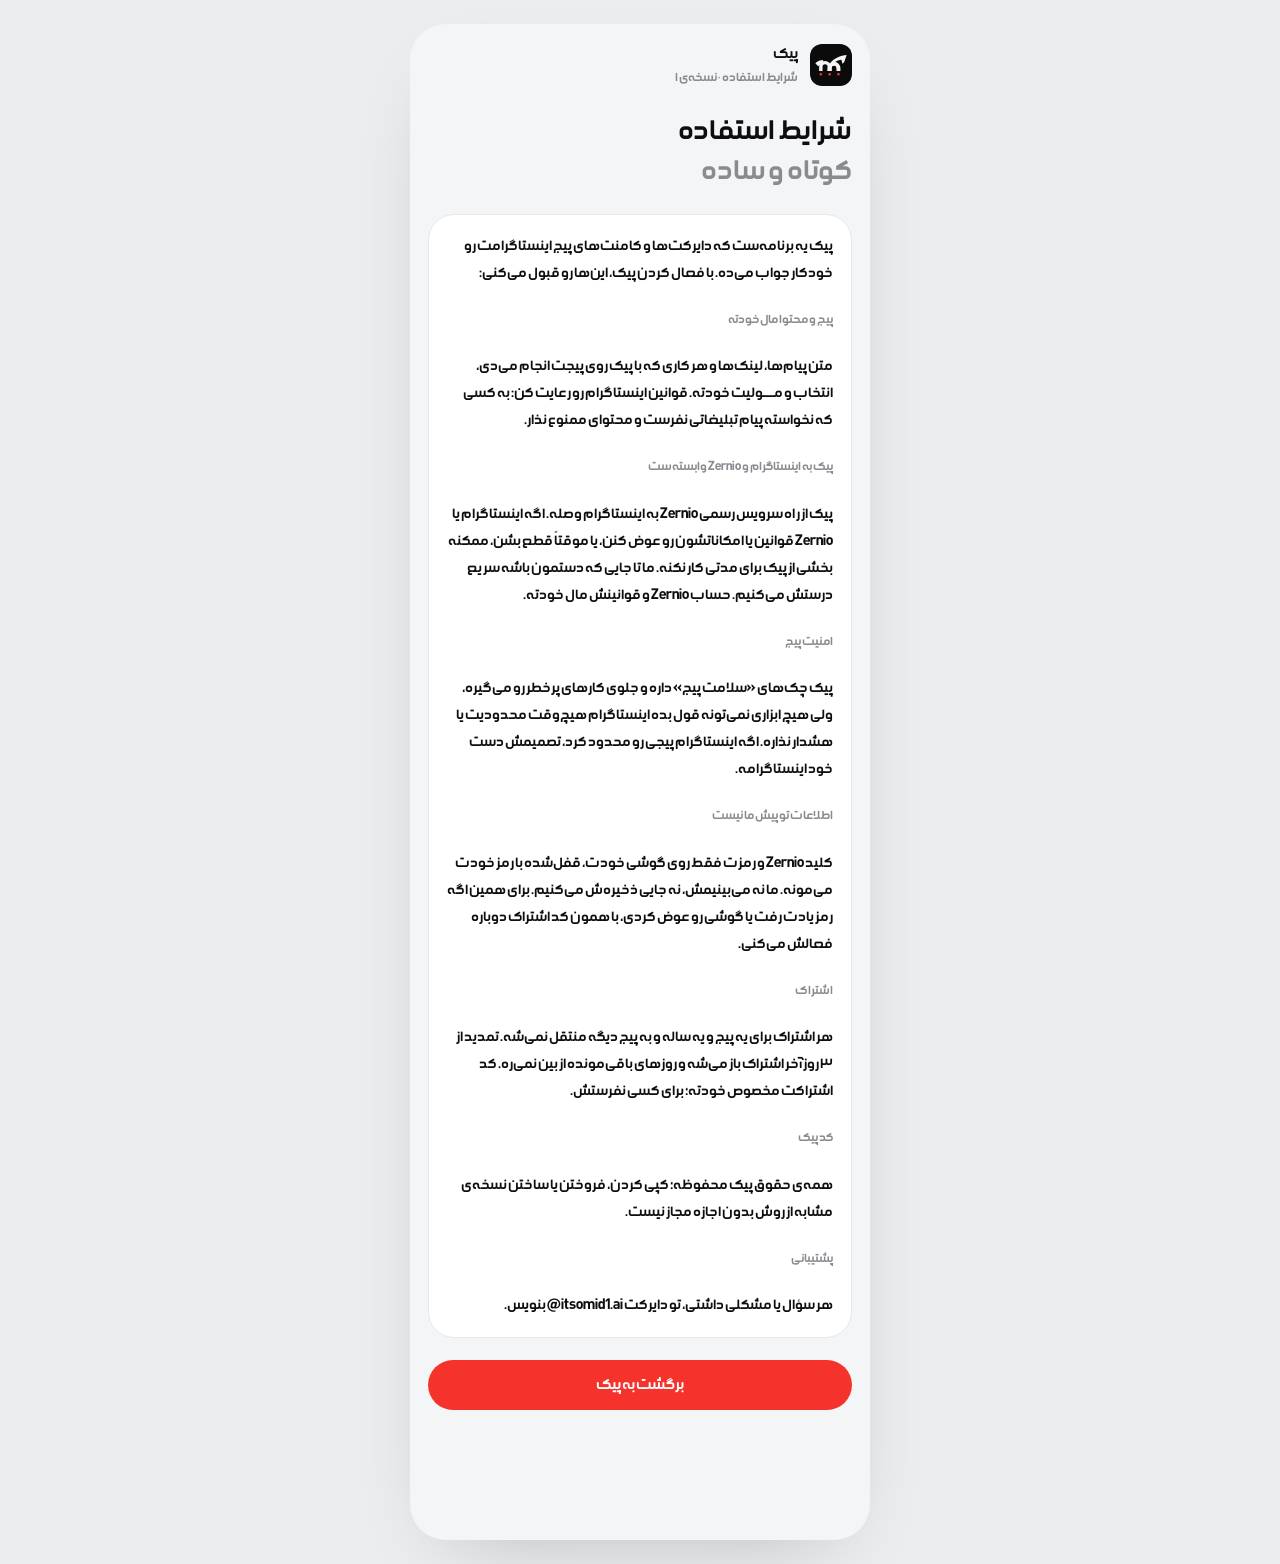
<file: terms.html>
<!doctype html>
<html lang="fa" dir="rtl">
<head>
<meta charset="utf-8">
<meta http-equiv="Content-Security-Policy" content="default-src 'none'; style-src 'self'; font-src 'self'; img-src 'self'; base-uri 'none'; form-action 'none'; object-src 'none'; upgrade-insecure-requests">
<meta name="referrer" content="no-referrer">
<meta name="viewport" content="width=device-width,initial-scale=1,viewport-fit=cover">
<meta name="robots" content="noindex">
<meta name="theme-color" content="#F4F5F6">
<title>پیک · شرایط استفاده</title>
<link rel="icon" href="icon.svg?v=a2101781ec" type="image/svg+xml">
<link rel="stylesheet" href="style.css?v=622c57f3c3">
</head>
<body>
<main class="app">
<section class="screen">
<header class="head"><img class="av logo" src="icon.svg?v=a2101781ec" alt="پیک" width="42" height="42"><p class="who"><b>پیک</b><span>شرایط استفاده · نسخه‌ی ۱</span></p></header>
<h1 class="t2">شرایط استفاده<span>کوتاه و ساده</span></h1>
<div class="card stack">
<p>پیک یه برنامه‌ست که دایرکت‌ها و کامنت‌های پیج اینستاگرامت رو خودکار جواب می‌ده. با فعال کردن پیک، این‌ها رو قبول می‌کنی:</p>
<p class="eyebrow">پیج و محتوا مال خودته</p>
<p>متن پیام‌ها، لینک‌ها و هر کاری که با پیک روی پیجت انجام می‌دی، انتخاب و مسئولیت خودته. قوانین اینستاگرام رو رعایت کن: به کسی که نخواسته پیام تبلیغاتی نفرست و محتوای ممنوع نذار.</p>
<p class="eyebrow">پیک به اینستاگرام و Zernio وابسته‌ست</p>
<p>پیک از راه سرویس رسمی Zernio به اینستاگرام وصله. اگه اینستاگرام یا Zernio قوانین یا امکاناتشون رو عوض کنن، یا موقتاً قطع بشن، ممکنه بخشی از پیک برای مدتی کار نکنه. ما تا جایی که دستمون باشه سریع درستش می‌کنیم. حساب Zernio و قوانینش مال خودته.</p>
<p class="eyebrow">امنیت پیج</p>
<p>پیک چک‌های «سلامت پیج» داره و جلوی کارهای پرخطر رو می‌گیره، ولی هیچ ابزاری نمی‌تونه قول بده اینستاگرام هیچ‌وقت محدودیت یا هشدار نذاره. اگه اینستاگرام پیجی رو محدود کرد، تصمیمش دست خود اینستاگرامه.</p>
<p class="eyebrow">اطلاعات تو پیش ما نیست</p>
<p>کلید Zernio و رمزت فقط روی گوشی خودت، قفل‌شده با رمز خودت می‌مونه. ما نه می‌بینیمش، نه جایی ذخیره‌ش می‌کنیم. برای همین اگه رمز یادت رفت یا گوشی رو عوض کردی، با همون کد اشتراک دوباره فعالش می‌کنی.</p>
<p class="eyebrow">اشتراک</p>
<p>هر اشتراک برای یه پیج و یه ساله و به پیج دیگه منتقل نمی‌شه. تمدید از ۳ روز آخر اشتراک باز می‌شه و روزهای باقی‌مونده از بین نمی‌ره. کد اشتراکت مخصوص خودته؛ برای کسی نفرستش.</p>
<p class="eyebrow">کد پیک</p>
<p>همه‌ی حقوق پیک محفوظه؛ کپی کردن، فروختن یا ساختن نسخه‌ی مشابه از روش بدون اجازه مجاز نیست.</p>
<p class="eyebrow">پشتیبانی</p>
<p>هر سؤال یا مشکلی داشتی، تو دایرکت <bdi>@itsomid1.ai</bdi> بنویس.</p>
</div>
<a class="btn acc wide" href="./">برگشت به پیک</a>
</section>
</main>
</body>
</html>
</file>
<file: style.css>
[hidden]{display:none!important}@font-face{font-family:Nimkat;src:url(fonts/nimkat.woff2) format("woff2");font-display:swap}:root{--bg:#F4F5F6;--card:#FFFFFF;--ink:#0E0E10;--ink2:#8A8B90;--line:#E8E9EC;--soft:#EEEFF1;--acc:#F5332C;--acc-ink:#FFFFFF;--on-ink:#FFFFFF;--page:#ECEDEF;--warn-bg:#FFF1E8;--warn-ink:#8A3A10;--bad:#D42A24;--good:#148A4A;--night:#111113;--night2:#1C1C1F;--night-line:#2A2A2E;--r-lg:26px;--r-md:18px;--r-sm:12px;--spring:cubic-bezier(.2,1.25,.35,1);--ease:cubic-bezier(.2,.8,.2,1)}*{box-sizing:border-box;margin:0;padding:0}html{-webkit-text-size-adjust:100%;-webkit-tap-highlight-color:transparent}body{overflow-x:hidden;background:var(--bg);color:var(--ink);font-family:Nimkat,Tahoma,sans-serif;font-size:15px;line-height:1.8;direction:rtl}button{font:inherit;color:inherit;background:none;border:0;cursor:pointer}:focus-visible{outline:2px solid var(--acc);outline-offset:3px;border-radius:8px}.app{max-width:460px;margin:0 auto;min-height:100svh;padding:18px 18px 130px;position:relative}.screen{display:flex;flex-direction:column;gap:22px;animation:in .45s var(--ease)}.screen[hidden]{display:none}@keyframes in{0%{opacity:0;transform:translateY(10px)}}.head{display:flex;align-items:center;gap:12px}.av{width:42px;height:42px;border-radius:50%;background:var(--ink);color:var(--on-ink);display:grid;place-items:center;font-size:17px;flex:none}.head .who{flex:1;line-height:1.5}.head .who b{font-weight:400;font-size:16px;display:block}.head .who span{font-size:12.5px;color:var(--ink2);direction:ltr;display:inline-block}.iconbtn{width:42px;height:42px;border-radius:50%;background:var(--card);display:grid;place-items:center;border:1px solid var(--line)}.iconbtn svg{width:20px;height:20px}.t2{font-size:30px;line-height:1.35;font-weight:400;letter-spacing:-.2px}.t2 span{display:block;color:var(--ink2)}.t3{font-size:20px;line-height:1.45;font-weight:400}.t3 span{color:var(--ink2)}.eyebrow{font-size:12.5px;color:var(--ink2)}.fan{position:relative;height:300px;margin-top:4px;overflow-x:clip;overflow-y:visible;touch-action:pan-y;isolation:isolate}.reel{position:absolute;top:34px;left:50%;width:150px;height:216px;margin-left:-75px;border-radius:24px;overflow:hidden;background:var(--night);border:1px solid var(--night-line);transform-origin:50% 120%;transition:transform .7s var(--spring),box-shadow .3s;box-shadow:0 14px 40px -18px #0e0e1073;cursor:pointer;outline:none}.reel img{width:100%;height:100%;object-fit:cover;display:block}.reel .ph{position:absolute;inset:0;display:flex;flex-direction:column;justify-content:flex-end;padding:16px;color:#fff;font-size:14px;line-height:1.6;background:var(--night)}.reel .ph i{font-style:normal;font-size:11px;opacity:.6}.reel .chip{position:absolute;top:12px;right:12px;font-size:12px;padding:3px 11px;border-radius:99px;background:#fff;color:#0e0e10;line-height:1.6}.reel .chip.on{background:var(--acc);color:#fff}.reel.lift{box-shadow:0 28px 60px -20px #0e0e108c}.fan-cta{position:absolute;bottom:0;left:50%;transform:translate(-50%);display:flex;gap:8px;align-items:center;white-space:nowrap}.fan-hint{font-size:12.5px;color:var(--ink2);text-align:center}.btn{display:inline-flex;align-items:center;justify-content:center;gap:10px;height:50px;padding:0 22px;border-radius:99px;font-size:15.5px;transition:transform .2s var(--spring),background .2s}.btn:active{transform:scale(.97)}.btn.acc{background:var(--acc);color:#fff}.btn.ink{background:var(--ink);color:var(--on-ink)}.btn.line{border:1px solid var(--line);background:var(--card)}.btn .arr{width:26px;height:26px;border-radius:50%;background:#fff;color:var(--acc);display:grid;place-items:center;font-size:14px}.btn.wide{width:100%}.today{background:var(--card);border-radius:var(--r-lg);padding:20px;display:flex;flex-direction:column;gap:14px;border:1px solid var(--line)}.today .big{font-size:22px;line-height:1.55}.today .big b{font-weight:400;color:var(--acc)}.funnel{display:flex;gap:4px;height:46px;align-items:flex-end}.funnel div{flex:1;display:flex;flex-direction:column;gap:6px}.funnel i{display:block;border-radius:8px;background:var(--soft)}.funnel div:last-child i{background:var(--acc)}.funnel span{font-size:11px;color:var(--ink2);text-align:center;line-height:1.3}.feats{display:grid;grid-template-columns:1fr 1fr;gap:12px}.feat{position:relative;border-radius:var(--r-lg);padding:18px 16px 16px;min-height:150px;background:var(--card);text-align:right;display:flex;flex-direction:column;gap:2px;overflow:hidden;transition:transform .35s var(--spring)}.feat:active{transform:scale(.97)}.feat .ft{font-size:18px;line-height:1.35}.feat .fs{font-size:18px;line-height:1.35;color:var(--ink2)}.feat .go{position:absolute;bottom:14px;right:16px;width:32px;height:32px;border-radius:50%;background:var(--ink);color:var(--on-ink);display:grid;place-items:center}.feat .go svg{width:15px;height:15px}.feat .more{position:absolute;bottom:20px;right:56px;font-size:11.5px;color:var(--ink2)}.feat .art{position:absolute;left:-10px;bottom:-10px;width:92px;height:92px;opacity:.95}.feat.hero{grid-column:span 2;background:var(--acc);color:#fff;min-height:170px}.feat.hero .fs{color:#ffffffb8}.feat.hero .go{background:#fff;color:var(--acc)}.feat.hero .more{color:#fffc}.feat .live{position:absolute;top:16px;left:16px;font-size:11px;padding:2px 10px;border-radius:99px;background:var(--soft);color:var(--ink2)}.feat.hero .live{background:#fff3;color:#fff}.dock{position:fixed;left:50%;bottom:18px;transform:translate(-50%);z-index:20;display:flex;align-items:flex-end;gap:8px;padding:10px 12px;border-radius:26px;background:#111113eb;backdrop-filter:blur(18px);-webkit-backdrop-filter:blur(18px);box-shadow:0 18px 50px -14px #00000080}.dock button{--s:1;width:46px;height:46px;border-radius:14px;background:var(--night2);color:#d9d9de;display:grid;place-items:center;transform:scale(var(--s));transform-origin:50% 100%;transition:transform .18s var(--ease),background .2s,color .2s;position:relative}.dock button svg{width:21px;height:21px}.dock button.on{background:var(--acc);color:#fff}.dock button .tip{position:absolute;bottom:calc(100% + 10px);font-size:11.5px;background:var(--ink);color:var(--on-ink);padding:3px 10px;border-radius:8px;white-space:nowrap;opacity:0;transform:translateY(4px);transition:.2s;pointer-events:none}.dock button:hover .tip,.dock button:focus-visible .tip{opacity:1;transform:none}.card{background:var(--card);border-radius:var(--r-lg);padding:18px;border:1px solid var(--line)}.row{display:flex;align-items:center;gap:10px}.between{justify-content:space-between}.muted{color:var(--ink2)}.small{font-size:12.5px}.pill{font-size:12px;padding:3px 12px;border-radius:99px;background:var(--soft);color:var(--ink2);white-space:nowrap}.pill.on{background:var(--ink);color:var(--on-ink)}.pill.acc{background:var(--acc);color:#fff}.chips{display:flex;gap:8px;overflow-x:auto;scrollbar-width:none;padding-bottom:2px}.chips::-webkit-scrollbar{display:none}.chips button{flex:none;height:38px;padding:0 16px;border-radius:99px;background:var(--card);border:1px solid var(--line);font-size:14px;transition:.2s}.chips button.on{background:var(--ink);color:var(--on-ink);border-color:var(--ink)}.convo{background:var(--card);border-radius:var(--r-lg);padding:16px;display:flex;flex-direction:column;gap:10px;border:1px solid var(--line)}.lbl{font-size:11.5px;color:var(--ink2)}.bub{max-width:86%;padding:10px 14px;border-radius:20px;font-size:14.5px;line-height:1.85;white-space:pre-wrap}.bub.them{background:var(--soft);align-self:flex-start;border-bottom-right-radius:6px}.bub.me{background:var(--ink);color:var(--on-ink);align-self:flex-end;border-bottom-left-radius:6px}.bub.edit{outline:1.5px dashed var(--acc);outline-offset:3px;cursor:text}.bub.edit:focus{outline-style:solid}.kw{color:var(--acc)}.bbtn{align-self:flex-end;width:64%;text-align:center;padding:9px;border-radius:14px;border:1px solid var(--line);font-size:14px}.found{display:flex;gap:10px;align-items:flex-start;background:var(--soft);border-radius:var(--r-md);padding:12px 14px;font-size:13.5px;line-height:1.8}.found mark{background:none;color:var(--acc)}.dice{display:flex;gap:10px}.dice .btn{flex:1}.health{display:flex;flex-direction:column;gap:10px}.meter{height:10px;border-radius:99px;background:var(--soft);overflow:hidden}.meter i{display:block;height:100%;width:0;background:var(--acc);border-radius:99px;transition:width .9s var(--ease)}.health .score{font-size:34px;line-height:1}.tog{display:flex;align-items:center;justify-content:space-between;gap:12px;padding:12px 0;border-top:1px solid var(--line)}.tog:first-child{border-top:0}.sw{width:48px;height:28px;border-radius:99px;background:var(--soft);position:relative;flex:none;transition:.25s}.sw:after{content:"";position:absolute;top:3px;right:3px;width:22px;height:22px;border-radius:50%;background:#fff;box-shadow:0 1px 4px #0003;transition:.3s var(--spring)}.sw.on{background:var(--acc)}.sw.on:after{right:23px}.cal{background:var(--night);color:#ececef;border-radius:var(--r-lg);padding:20px 16px;display:flex;flex-direction:column;gap:14px}.cal .mh{display:flex;justify-content:space-between;align-items:center}.cal .mh b{font-weight:400;font-size:18px}.cal .nav{display:flex;gap:6px}.cal .nav button{width:34px;height:34px;border-radius:50%;background:var(--night2);color:#ececef}.wk,.days{display:grid;grid-template-columns:repeat(7,1fr);text-align:center}.wk span{font-size:11.5px;color:#7c7c83}.days{row-gap:6px}.day{position:relative;height:44px;display:grid;place-items:center;font-size:14px;color:#9c9ca3;border-radius:14px}.day.has{color:#fff}.day .dot{position:absolute;width:34px;height:34px;border-radius:50%;background:var(--acc);opacity:var(--o,.25);box-shadow:0 0 calc(var(--g,0) * 1px) calc(var(--g,0) * .35px) #f5332c8c}.day b{position:relative;font-weight:400}.day.sel{outline:1.5px solid #fff;outline-offset:-3px}.day.today b{text-decoration:underline;text-underline-offset:5px;text-decoration-color:var(--acc)}.daycard{background:var(--card);border-radius:var(--r-lg);padding:18px;border:1px solid var(--line);display:flex;flex-direction:column;gap:12px}.stats3{display:grid;grid-template-columns:repeat(3,1fr);gap:8px}.stat{background:var(--soft);border-radius:var(--r-md);padding:12px;display:flex;flex-direction:column}.stat b{font-weight:400;font-size:24px;line-height:1.3}.stat span{font-size:11.5px;color:var(--ink2)}.stat.acc{background:var(--acc);color:#fff}.stat.acc span{color:#fffc}.list{display:flex;flex-direction:column}.li{display:flex;align-items:center;gap:12px;padding:12px 0;border-top:1px solid var(--line)}.li:first-child{border-top:0}.thumb{width:48px;height:62px;border-radius:12px;overflow:hidden;background:var(--ink);flex:none}.thumb img{width:100%;height:100%;object-fit:cover}.li .txt{flex:1;min-width:0;line-height:1.6}.li .txt b{font-weight:400;display:block;overflow:hidden;text-overflow:ellipsis;white-space:nowrap}.li .txt span{font-size:12.5px;color:var(--ink2)}.ring{width:42px;height:42px;border-radius:50%;background:var(--soft);display:grid;place-items:center;flex:none;font-size:15px}.spark{width:100%;height:90px}.spark path.l{fill:none;stroke:var(--acc);stroke-width:2.5;stroke-linecap:round;stroke-linejoin:round}.spark path.a{fill:#f5332c14}.sheet{position:fixed;inset:0;z-index:60;display:flex;align-items:flex-end;justify-content:center;background:#0e0e1059;animation:fade .25s}.sheet[hidden]{display:none}.sheet .in{width:100%;max-width:460px;background:var(--card);border-radius:28px 28px 0 0;padding:22px 20px 30px;display:flex;flex-direction:column;gap:14px;animation:up .45s var(--spring)}@keyframes fade{0%{opacity:0}}@keyframes up{0%{transform:translateY(60%)}}.step{display:flex;gap:12px;align-items:flex-start}.step .n{width:28px;height:28px;border-radius:50%;background:var(--soft);display:grid;place-items:center;font-size:13px;flex:none}.step.done .n{background:var(--acc);color:#fff}.toast{position:fixed;left:50%;bottom:100px;transform:translate(-50%);z-index:70;background:var(--ink);color:var(--on-ink);padding:10px 18px;border-radius:99px;font-size:14px;white-space:nowrap}.toast[hidden]{display:none}@media(prefers-reduced-motion:reduce){*{animation:none!important;transition:none!important}}@media(min-width:700px){body{background:var(--page)}.app{background:var(--bg);border-radius:36px;margin:24px auto;min-height:calc(100svh - 48px);box-shadow:0 30px 80px -40px #00000040}}.feat.hero.slim{min-height:130px}.f{display:flex;flex-direction:column;gap:6px}.f>span{font-size:13px;color:var(--ink2)}.inp{font:inherit;font-size:16px;color:var(--ink);background:var(--card);border:1px solid var(--line);border-radius:16px;padding:13px 16px;width:100%;transition:border-color .2s}.inp:focus{outline:none;border-color:var(--ink)}textarea.inp{resize:vertical;line-height:1.9;min-height:120px}.inp.ltr{direction:ltr;text-align:left}.field-row{display:flex;gap:8px;align-items:center}.field-row .inp{flex:1}.err{color:var(--bad);font-size:13.5px}.ok{color:var(--good);font-size:13.5px}.banner{border-radius:var(--r-md);padding:12px 16px;font-size:13.5px;line-height:1.8;background:var(--soft)}.banner.warn{background:var(--warn-bg);color:var(--warn-ink)}.banner.acc{background:var(--acc);color:#fff}.guide{display:flex;flex-direction:column;gap:12px;counter-reset:g}.guide li{list-style:none;display:flex;gap:12px;align-items:flex-start;font-size:14.5px;line-height:1.85}.guide li:before{counter-increment:g;content:counter(g,persian);flex:none;width:28px;height:28px;border-radius:50%;background:var(--ink);color:var(--on-ink);display:grid;place-items:center;font-size:13px}.guide a{color:var(--acc)}.code{font-family:Consolas,monospace;font-size:12px;direction:ltr;text-align:left;word-break:break-all;background:var(--soft);border-radius:12px;padding:10px 12px;line-height:1.6}.prof{display:flex;align-items:center;gap:12px;padding:14px 16px;border-radius:var(--r-md);background:var(--card);border:1px solid var(--line);text-align:right;width:100%}.prof .txt{flex:1;line-height:1.6}.prof .txt b{font-weight:400;display:block}.prof .txt span{font-size:12.5px;color:var(--ink2)}.preview-note{font-size:11.5px;color:var(--ink2);text-align:center}.bub.ro{cursor:default}.kwrow{display:flex;gap:8px;flex-wrap:wrap}.kwrow .pill{cursor:pointer}.sum{font-size:14px;line-height:1.9;background:var(--soft);border-radius:var(--r-md);padding:12px 14px;white-space:pre-wrap}.lic{display:flex;justify-content:space-between;align-items:center;gap:10px;font-size:13px}.empty{color:var(--ink2);font-size:14px;text-align:center;padding:18px 0}.tabs{display:flex;gap:8px;overflow-x:auto;scrollbar-width:none}.tabs button{flex:none;height:40px;padding:0 16px;border-radius:99px;background:var(--card);border:1px solid var(--line);font-size:14px}.tabs button.on{background:var(--ink);color:var(--on-ink);border-color:var(--ink)}.sheet .in-sheet{width:100%;max-width:460px;background:var(--card);border-radius:28px 28px 0 0;padding:22px 20px 30px;display:flex;flex-direction:column;gap:14px;animation:up .45s var(--spring);max-height:92svh;overflow:auto}input[type=file].inp{padding:10px}.stack{display:flex;flex-direction:column;gap:22px}.card:has(>#actOpenOut){display:flex;flex-direction:column;gap:12px}a.btn{text-decoration:none}.a2hs{display:flex;align-items:center;gap:10px}.av.logo{background:none;border-radius:12px;object-fit:cover}.replies{display:flex;flex-direction:column;gap:8px}.replies .row{display:flex;gap:8px;align-items:center}.replies .row .inp{flex:1;padding:11px 14px;font-size:15px}.replies .row .iconbtn{width:38px;height:38px;flex:none}.replies .n{width:22px;flex:none;text-align:center;font-size:12px;color:var(--ink2)}.pw{position:relative;display:block}.pw .inp{padding-left:52px}.pw .eye{position:absolute;left:6px;top:50%;transform:translateY(-50%);width:40px;height:40px;border-radius:12px;display:grid;place-items:center;color:var(--ink2);background:none;border:0}.pw .eye:focus-visible{outline:2px solid var(--ink)}.a2hs span{flex:1}.a2hs .iconbtn{width:32px;height:32px;font-size:18px;flex:none}.stack[hidden]{display:none}.card:has(>.f),.card:has(>.tog){display:flex;flex-direction:column;gap:14px}.posts{gap:8px}.prof.on{border-color:var(--ink);box-shadow:0 0 0 1px var(--ink)}.prof .thumb{width:40px;height:52px;border-radius:10px}.btn.sm{height:38px;padding:0 16px;font-size:13.5px;flex:none}.thumb.round{width:42px;height:42px;border-radius:50%}#apMsgs{gap:8px;max-height:38svh;overflow:auto}.receipt{display:flex;flex-direction:column;gap:4px;margin-top:6px;color:inherit}.receipt img{width:100%;max-width:220px;border-radius:12px}@media(prefers-color-scheme:dark){:root:not([data-theme=light]){--bg:#0B0B0C;--card:#16161A;--ink:#F2F2F3;--ink2:#8E8F95;--line:#26262B;--soft:#1E1E22;--on-ink:#0E0E10;--page:#050506;--warn-bg:#2A1A10;--warn-ink:#FFB38A;--bad:#FF6B63;--good:#4CD58A;color-scheme:dark}}:root[data-theme=dark]{--bg:#0B0B0C;--card:#16161A;--ink:#F2F2F3;--ink2:#8E8F95;--line:#26262B;--soft:#1E1E22;--on-ink:#0E0E10;--page:#050506;--warn-bg:#2A1A10;--warn-ink:#FFB38A;--bad:#FF6B63;--good:#4CD58A;color-scheme:dark}.themebtn svg{width:19px;height:19px}.news{display:flex;flex-direction:column;gap:10px;list-style:none}.news li{display:flex;gap:10px;align-items:flex-start;line-height:1.8}.news li:before{content:"\2726";color:var(--acc);flex:none}.remember{display:flex;align-items:center;gap:10px;font-size:14px;color:var(--ink2)}.remember input{width:20px;height:20px;accent-color:var(--acc)}.terms{display:flex;flex-direction:column;gap:10px}.in-sheet a,.terms a,.card a.small{color:var(--acc)}.update-bar{position:fixed;top:0;left:0;right:0;z-index:80;background:var(--acc);color:#fff;padding:12px 16px calc(12px + env(safe-area-inset-top,0px)*0);font-size:14px;text-align:center;box-shadow:0 8px 24px -10px #0006}.plans{display:flex;flex-direction:column;gap:12px}.plan{display:grid;grid-template-columns:1.6fr .8fr 1fr auto auto;gap:8px;align-items:end}.plan .f>span{font-size:11.5px}.plan .inp{padding:10px 12px;font-size:15px}.plan .pill{margin-bottom:12px}.plan .iconbtn{width:38px;height:38px;margin-bottom:5px}.rw{display:flex;flex-direction:column;gap:8px}.refcode{font-size:34px;line-height:1.2;letter-spacing:.12em;direction:ltr;text-align:center;font-weight:500;color:var(--acc)}.refer-mini{font:inherit;color:inherit;text-align:start;width:100%;cursor:pointer}.refer-mini .big b{color:var(--acc);font-weight:500;direction:ltr;unicode-bidi:isolate}@media(max-width:400px){.dock{gap:5px;padding:8px 9px}.dock button{width:41px;height:41px}}.build{text-align:center;direction:rtl;opacity:.7;margin-top:6px}.li.aff{flex-wrap:wrap}.li.aff .txt{flex:1 1 100%}details summary{cursor:pointer;padding:4px 0}details p{margin:6px 0}.tool-hero{display:flex;gap:14px;align-items:center;padding:18px;border-radius:var(--r-lg);background:var(--card);border:1px solid var(--line);position:relative;overflow:hidden}.tool-hero .t2{margin:0}.tool-txt{display:flex;flex-direction:column;gap:6px;min-width:0}.tool-ic{width:56px;height:56px;border-radius:18px;display:grid;place-items:center;background:var(--acc);color:#fff;flex:none}.tool-ic svg{width:28px;height:28px}#build[data-tool=live] .tool-hero,.tool-card[data-tool=live] .tool-ic{background:var(--night);color:#fff;border-color:transparent}#build[data-tool=live] .tool-hero .tool-ic{background:var(--acc)}#build[data-tool=live] .tool-hero:after{content:"\25cf  \632\646\62f\647";position:absolute;top:12px;left:14px;font-size:11.5px;color:var(--acc);letter-spacing:.04em}#build[data-tool=story] .tool-ic,.tool-card[data-tool=story] .tool-ic{background:transparent;color:var(--acc);box-shadow:inset 0 0 0 3px var(--acc);border-radius:50%}#build[data-tool=form] .tool-hero{background:repeating-linear-gradient(var(--card),var(--card) 27px,var(--line) 27px,var(--line) 28px)}#build[data-tool=form] .tool-ic,.tool-card[data-tool=form] .tool-ic{border-radius:10px}#build[data-tool=inbox] .tool-ic,.tool-card[data-tool=inbox] .tool-ic{border-radius:20px 20px 20px 6px}#build[data-tool=dm] .tool-ic,.tool-card[data-tool=dm] .tool-ic{border-radius:20px 20px 6px}.flow3{list-style:none;display:grid;grid-template-columns:repeat(3,1fr);gap:8px;padding:0;margin:0}.flow3 li{background:var(--soft);border-radius:14px;padding:10px;font-size:12.5px;line-height:1.7;display:flex;flex-direction:column;gap:6px}.flow3 .n{width:22px;height:22px;border-radius:50%;background:var(--acc);color:#fff;display:grid;place-items:center;font-size:12px}.tip{border-inline-start:3px solid var(--acc)}.tools{display:grid;gap:10px}.tool-card{display:flex;gap:12px;align-items:center;text-align:start;padding:14px;border-radius:18px;background:var(--card);border:1px solid var(--line);font:inherit;color:inherit;cursor:pointer;width:100%}.tool-card .tool-ic{width:46px;height:46px;border-radius:14px}.tool-card .tool-ic svg{width:22px;height:22px}.tool-card .txt{display:flex;flex-direction:column;gap:4px}.tool-th{display:grid;place-items:center;color:var(--acc)}.li.bot{flex-wrap:wrap}.li.bot .txt{flex:1 1 40%}.ltr-val{direction:ltr;unicode-bidi:isolate}.li.lic{flex-wrap:wrap}.li.lic .ring{order:0}.li.lic .txt{order:1;flex:1 1 calc(100% - 150px)}.li.lic .pill{order:2}.li.lic .btn{order:3}.li.lic .btn:first-of-type{margin-inline-start:56px}.msgbox{width:100%;font:inherit;font-size:14px;line-height:1.75;padding:12px 14px;border-radius:14px;border:1px solid var(--line);background:var(--bg);color:var(--ink);resize:none;direction:rtl}.btn.dim{opacity:.55}#newsOk{position:sticky;bottom:0;z-index:1}
</file>
